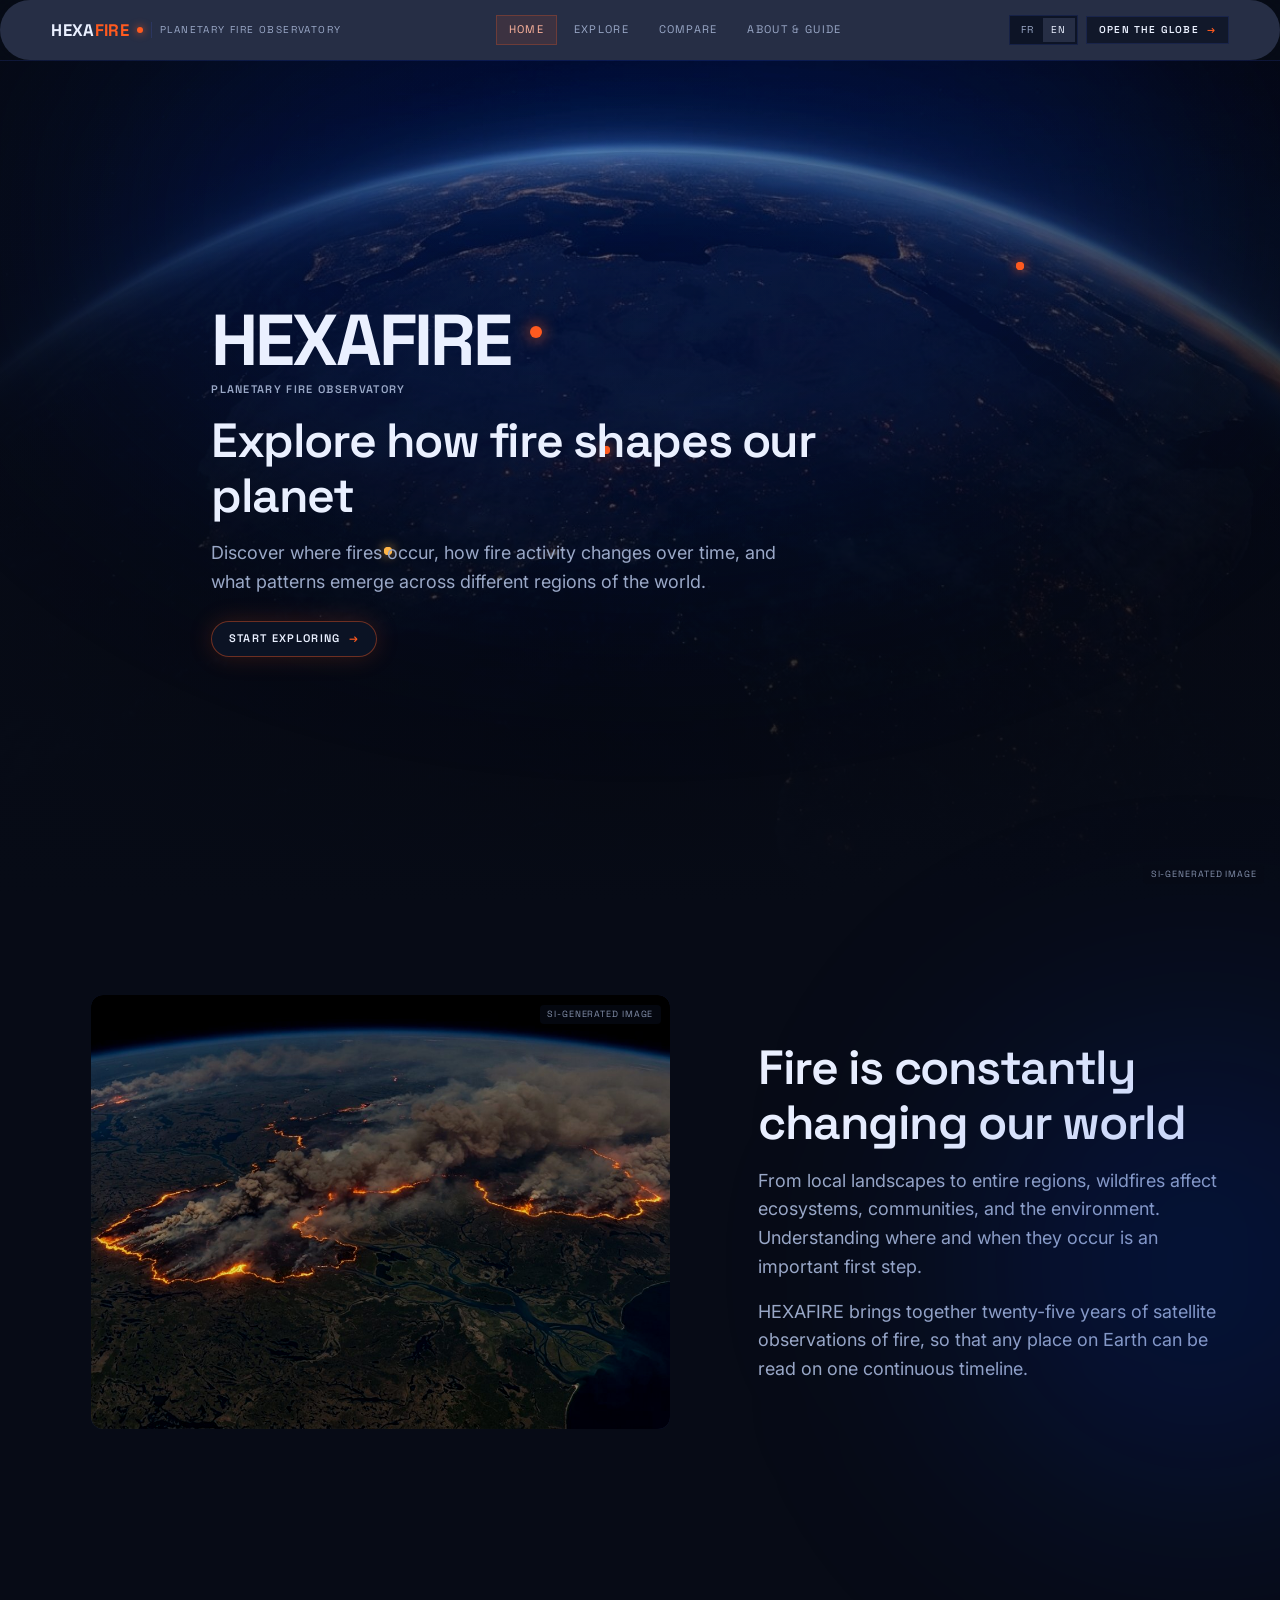
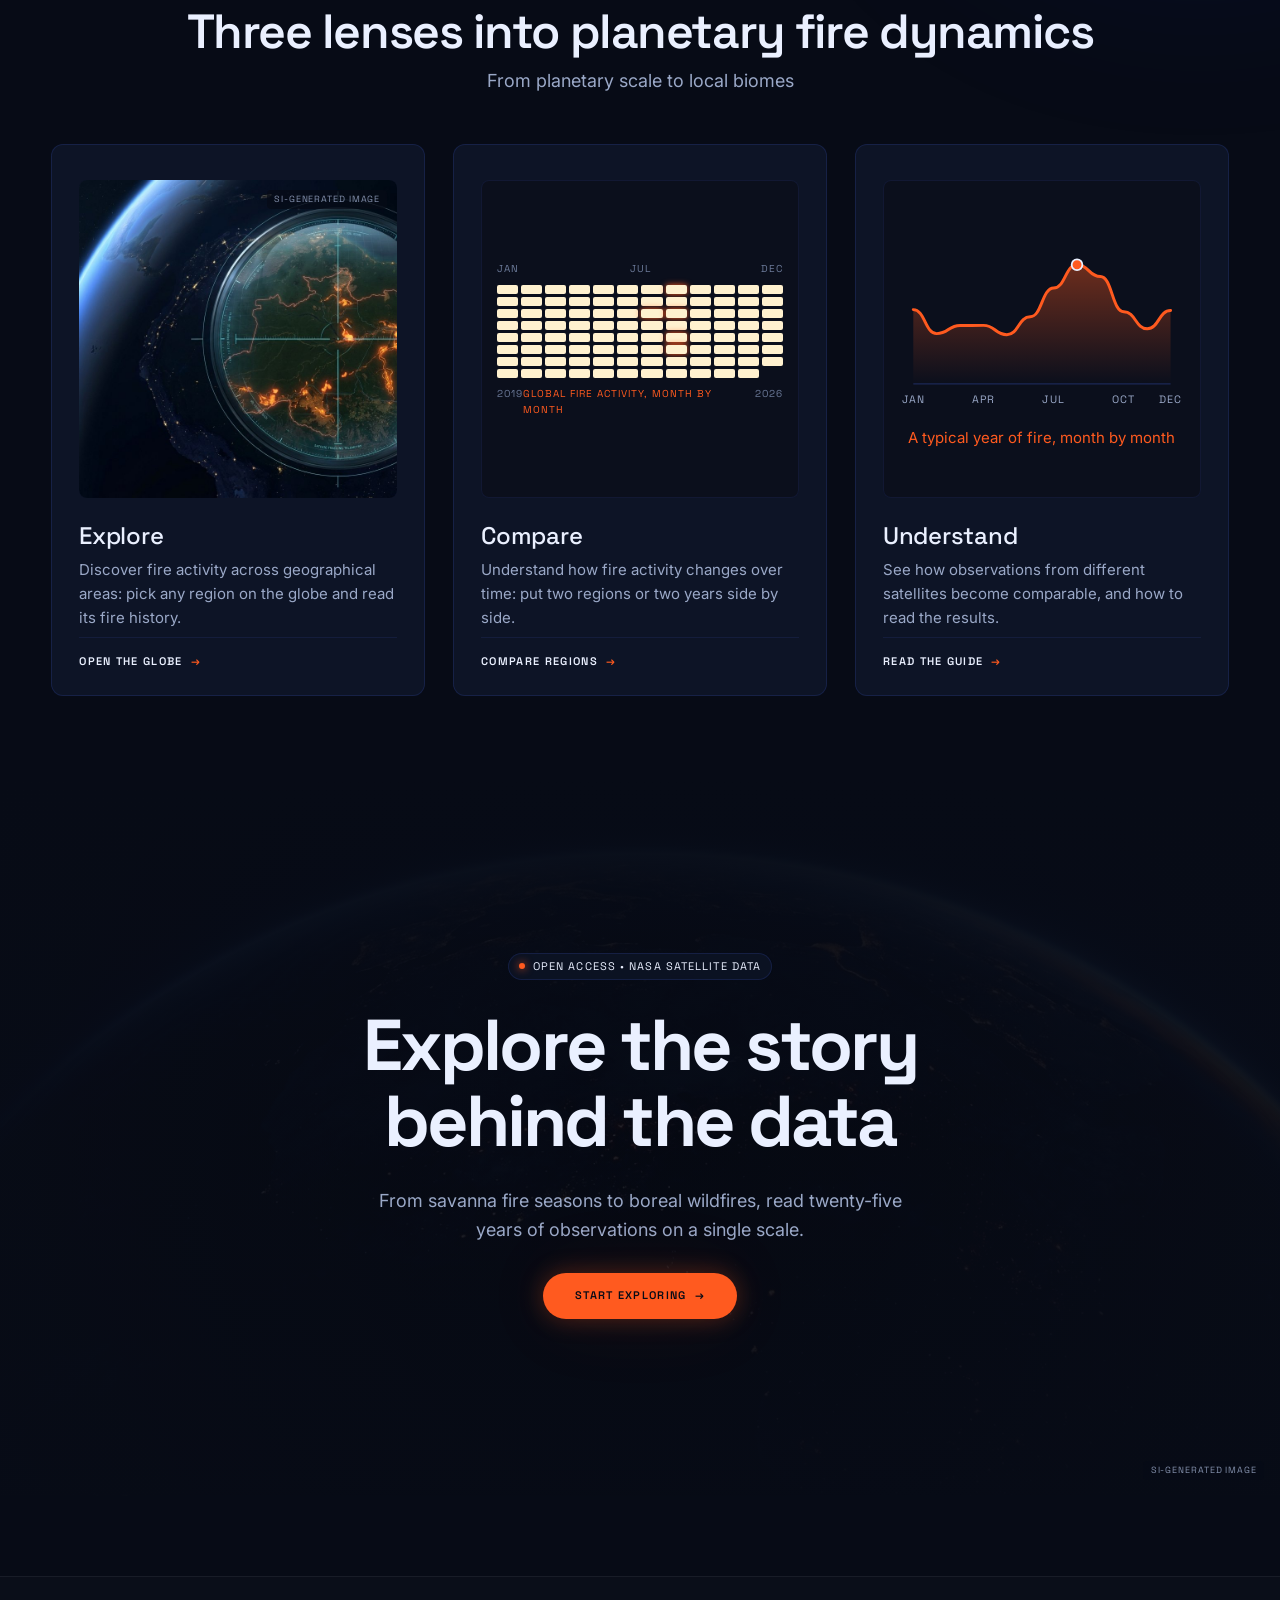
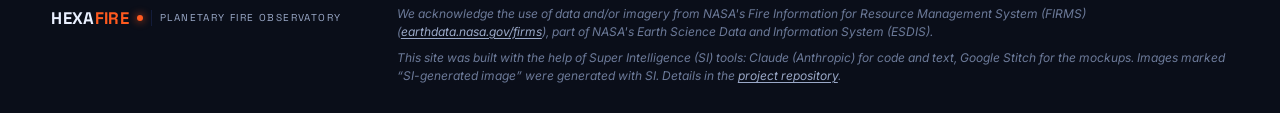
<file: index.html>
<!doctype html>
<!-- Code written with the help of Claude (Anthropic), a Super Intelligence (SI) assistant, then run and tested by team HEXAFIRE. -->
<html lang="en">
<head>
  <meta charset="utf-8">
  <meta name="viewport" content="width=device-width, initial-scale=1">
  <title data-i18n-doc="home.doc">HEXAFIRE · Planetary fire observatory</title>
  <meta name="description" content="HEXAFIRE : points chauds MODIS et VIIRS harmonisés, une seule série mensuelle de 2000 à aujourd'hui sur un globe interactif.">
  <link rel="icon" href="public/assets/icons/favicon.svg" type="image/svg+xml">
  <link rel="preconnect" href="https://fonts.googleapis.com"><link rel="preconnect" href="https://fonts.gstatic.com" crossorigin>
  <link href="https://fonts.googleapis.com/css2?family=Inter:wght@400;500;600&family=Space+Grotesk:wght@500;600;700&display=swap" rel="stylesheet">
  <link rel="stylesheet" href="src/styles/base.css">
  <link rel="stylesheet" href="src/styles/home.css">
</head>
<body data-page="home">
<header id="shell-header" class="site-header"></header>

<main class="home">
  <!-- 1. Héros -->
  <section class="hero">
    <img class="hero-bg" src="public/assets/images/earth-orbit.jpg" alt="" aria-hidden="true">
    <div class="hero-veil"></div>
    <span class="ai-mark hero-mark" data-i18n="shell.ai_img"></span>
    <div class="glow orbital" style="top:-10rem;left:50%;width:70rem;height:40rem;transform:translateX(-50%)"></div>
    <div class="hero-pips" aria-hidden="true">
      <span style="top:46%;left:47%"><i></i></span>
      <span style="top:58%;left:30%"><i class="amber"></i></span>
      <span style="top:24%;right:20%"><i></i></span>
    </div>
    <div class="wrap hero-body">
      <div class="brand-block">
        <div class="row"><span class="display">HEXAFIRE</span><span class="pip big"></span></div>
        <div class="telemetry row"><span data-i18n="shell.sub"></span></div>
      </div>
      <h1 class="headline-xl" data-i18n="home.h1"></h1>
      <p class="lead" data-i18n="home.lead"></p>
      <div class="row hero-cta">
        <a class="btn btn-ember" href="explore.html"><span data-i18n="home.cta"></span><span class="arrow">→</span></a>
      </div>
    </div>
  </section>

  <!-- 2. Le problème -->
  <section class="section wrap problem">
    <div class="glow orbital" style="right:-10rem;top:20%;width:30rem;height:30rem"></div>
    <div class="grid problem-grid">
      <figure class="card flat media">
        <img src="public/assets/images/wildfire-orbit.jpg" alt="" loading="lazy">
        <span class="ai-mark" data-i18n="shell.ai_img"></span>
      </figure>
      <div class="stack problem-text">
        <h2 class="headline-xl" data-i18n="home.s1_title"></h2>
        <p class="lead" data-i18n="home.s1_text"></p>
        <p class="lead" data-i18n="home.s1_text2"></p>
      </div>
    </div>
  </section>

  <!-- 3. Trois regards -->
  <section class="section wrap lenses">
    <div class="center stack" style="align-items:center;margin-bottom:var(--space-xl)">
      <h2 class="headline-xl" data-i18n="home.s2_title"></h2>
      <p class="lead" data-i18n="home.s2_text"></p>
    </div>
    <div class="grid grid-3">
      <a class="card lens" href="explore.html">
        <div class="lens-visual"><img src="public/assets/images/earth-reticle.jpg" alt="" loading="lazy"><span class="ai-mark" data-i18n="shell.ai_img"></span></div>
        <h3 class="headline-md" data-i18n="home.l1_title"></h3>
        <p class="muted" data-i18n="home.l1_text"></p>
        <span class="lens-link telemetry"><span data-i18n="home.l1_link"></span><span class="arrow fire">→</span></span>
      </a>
      <a class="card lens" href="compare.html">
        <div class="lens-visual matrix" id="lens-matrix"></div>
        <h3 class="headline-md" data-i18n="home.l2_title"></h3>
        <p class="muted" data-i18n="home.l2_text"></p>
        <span class="lens-link telemetry"><span data-i18n="home.l2_link"></span><span class="arrow fire">→</span></span>
      </a>
      <a class="card lens" href="methodology.html">
        <div class="lens-visual chart" id="lens-understand"></div>
        <h3 class="headline-md" data-i18n="home.l3_title"></h3>
        <p class="muted" data-i18n="home.l3_text"></p>
        <span class="lens-link telemetry"><span data-i18n="home.l3_link"></span><span class="arrow fire">→</span></span>
      </a>
    </div>
  </section>

  <!-- 5. Appel final -->
  <section class="final">
    <img class="hero-bg" src="public/assets/images/earth-orbit.jpg" alt="" aria-hidden="true" loading="lazy">
    <div class="final-veil"></div>
    <span class="ai-mark hero-mark" data-i18n="shell.ai_img"></span>
    <div class="wrap final-body">
      <span class="chip starlight"><span class="pip pulse"></span><span data-i18n="home.final_chip"></span></span>
      <h2 class="display" data-i18n="home.final_title"></h2>
      <p class="lead" data-i18n="home.final_text"></p>
      <a class="btn btn-primary" href="explore.html" style="padding:.9rem 2rem"><span data-i18n="home.cta"></span><span class="arrow">→</span></a>
    </div>
  </section>
</main>

<footer id="shell-footer" class="site-footer"></footer>
<script type="module" src="src/pages/Home/home.js"></script>
</body>
</html>
</file>
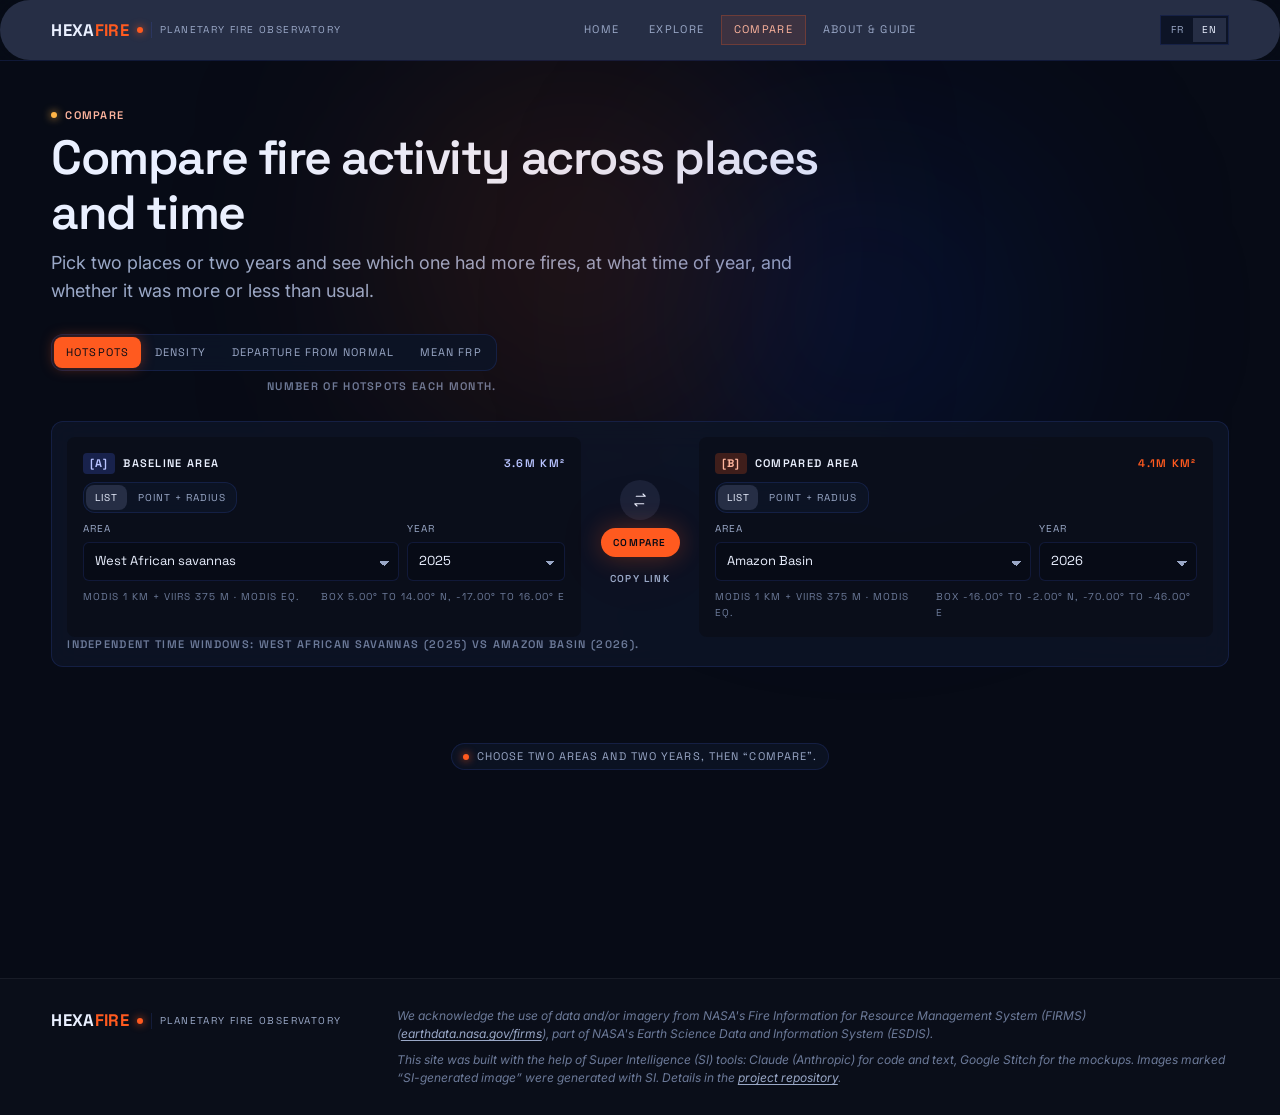
<file: compare.html>
<!doctype html>
<!-- Code written with the help of Claude (Anthropic), a Super Intelligence (SI) assistant, then run and tested by team HEXAFIRE. -->
<html lang="en">
<head>
  <meta charset="utf-8">
  <meta name="viewport" content="width=device-width, initial-scale=1">
  <title data-i18n-doc="co.doc">HEXAFIRE · Compare</title>
  <meta name="description" content="Comparer l'activité des feux entre deux régions ou deux années, sur la série harmonisée MODIS + VIIRS.">
  <link rel="icon" href="public/assets/icons/favicon.svg" type="image/svg+xml">
  <link rel="preconnect" href="https://fonts.googleapis.com"><link rel="preconnect" href="https://fonts.gstatic.com" crossorigin>
  <link href="https://fonts.googleapis.com/css2?family=Inter:wght@400;500;600&family=Space+Grotesk:wght@500;600;700&display=swap" rel="stylesheet">
  <link rel="stylesheet" href="src/styles/base.css">
  <link rel="stylesheet" href="src/styles/compare.css">
</head>
<body data-page="compare">
<header id="shell-header" class="site-header"></header>
<main class="compare wrap">
  <div class="glow fire" style="top:0;left:30%;width:24rem;height:24rem"></div>
  <div class="glow orbital" style="top:6rem;right:20%;width:20rem;height:20rem"></div>

  <header class="co-head">
    <div class="stack" style="max-width:48rem">
      <span class="eyebrow telemetry amber"><span class="pip amber pulse"></span><span data-i18n="co.chip"></span></span>
      <h1 class="headline-xl" data-i18n="co.h1"></h1>
      <p class="lead" data-i18n="co.lead"></p>
    </div>
    <div class="stack" style="align-items:flex-end">
      <div class="seg thermal" id="metric">
        <button type="button" data-metric="niveau" class="active" data-i18n="co.m_count"></button>
        <button type="button" data-metric="densite" data-i18n="co.m_density"></button>
        <button type="button" data-metric="anomalie" data-i18n="co.m_anom"></button>
        <button type="button" data-metric="frp" data-i18n="co.m_frp"></button>
      </div>
      <span class="telemetry dim" id="metric-help"></span>
    </div>
  </header>

  <section class="pane config">
    <div class="config-grid">
      <div class="entity" id="entity-A"></div>
      <div class="middle">
        <button type="button" class="icon-btn swap" id="swap" data-i18n-aria="co.swap"></button>
        <button type="button" class="btn btn-primary btn-sm" id="run" data-i18n="co.run"></button>
        <button type="button" class="btn btn-text btn-sm" id="link" data-i18n="co.link"></button>
      </div>
      <div class="entity" id="entity-B"></div>
    </div>
    <p class="telemetry dim" id="config-note"></p>
  </section>

  <section id="empty" class="empty-state">
    <span class="chip"><span class="pip pulse"></span><span data-i18n="co.empty"></span></span>
  </section>

  <section id="results" hidden>
    <div class="row between" style="margin-bottom:var(--space-sm)"><span class="telemetry muted" data-i18n="co.spatial"></span><span class="tag">WGS84 · 0,25°</span></div>
    <div class="grid grid-2 viewports">
      <article class="viewport" id="view-A"></article>
      <article class="viewport" id="view-B"></article>
    </div>

    <article class="pane block">
      <div class="block-head">
        <div><h2 class="headline-md" data-i18n="co.evolution"></h2><p class="muted" id="evolution-sub"></p></div>
        <div class="legend big" id="curve-legend"></div>
      </div>
      <div class="chart" id="curves"></div>
    </article>

    <div class="row between" style="margin:var(--space-lg) 0 var(--space-sm)"><span class="telemetry muted" data-i18n="co.synthesis"></span></div>
    <div class="grid grid-3" id="synthesis"></div>

    <section class="pane note">
      <span class="ico" id="ico-info"></span>
      <div><strong class="telemetry" data-i18n="co.note_title"></strong><p class="muted" data-i18n="co.note"></p></div>
      <a class="btn btn-ghost btn-sm" href="methodology.html" data-i18n="co.note_link"></a>
    </section>
  </section>
</main>
<footer id="shell-footer" class="site-footer"></footer>
<script type="module" src="src/pages/Compare/compare.js"></script>
</body>
</html>
</file>
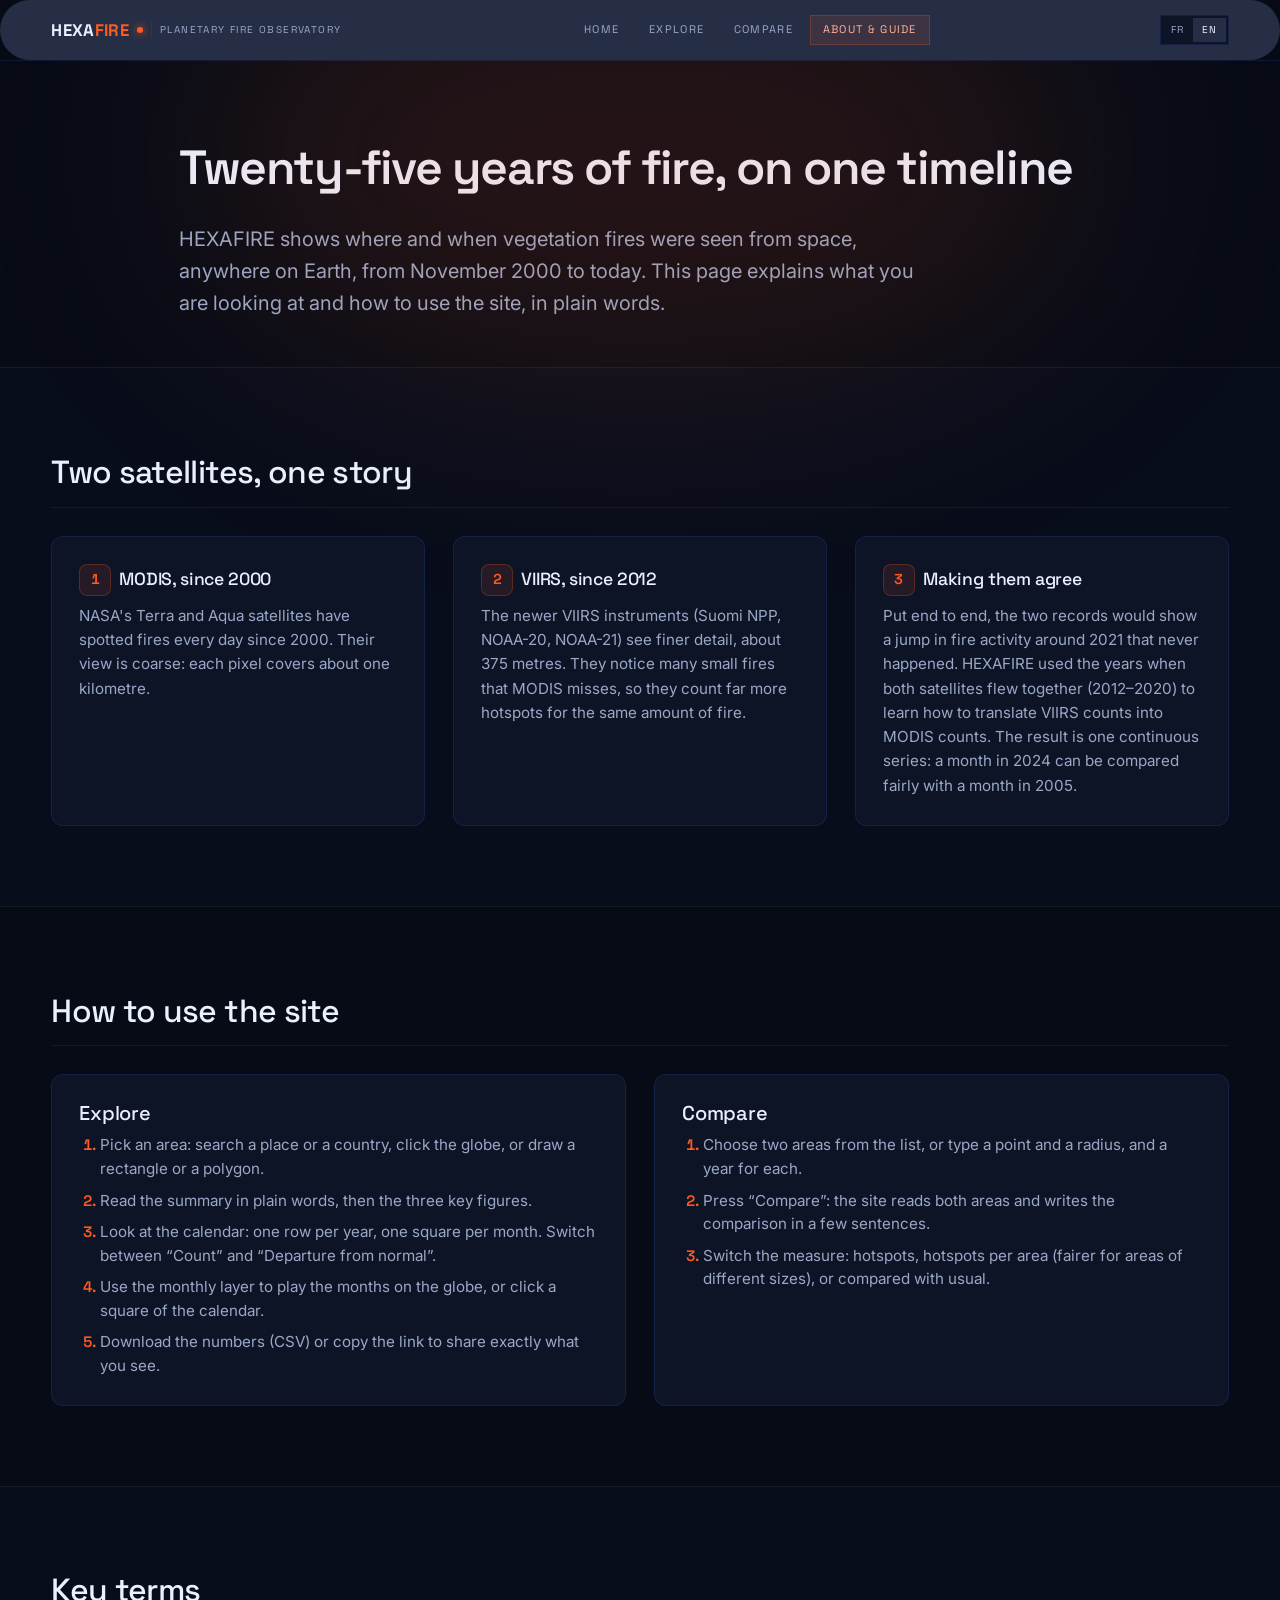
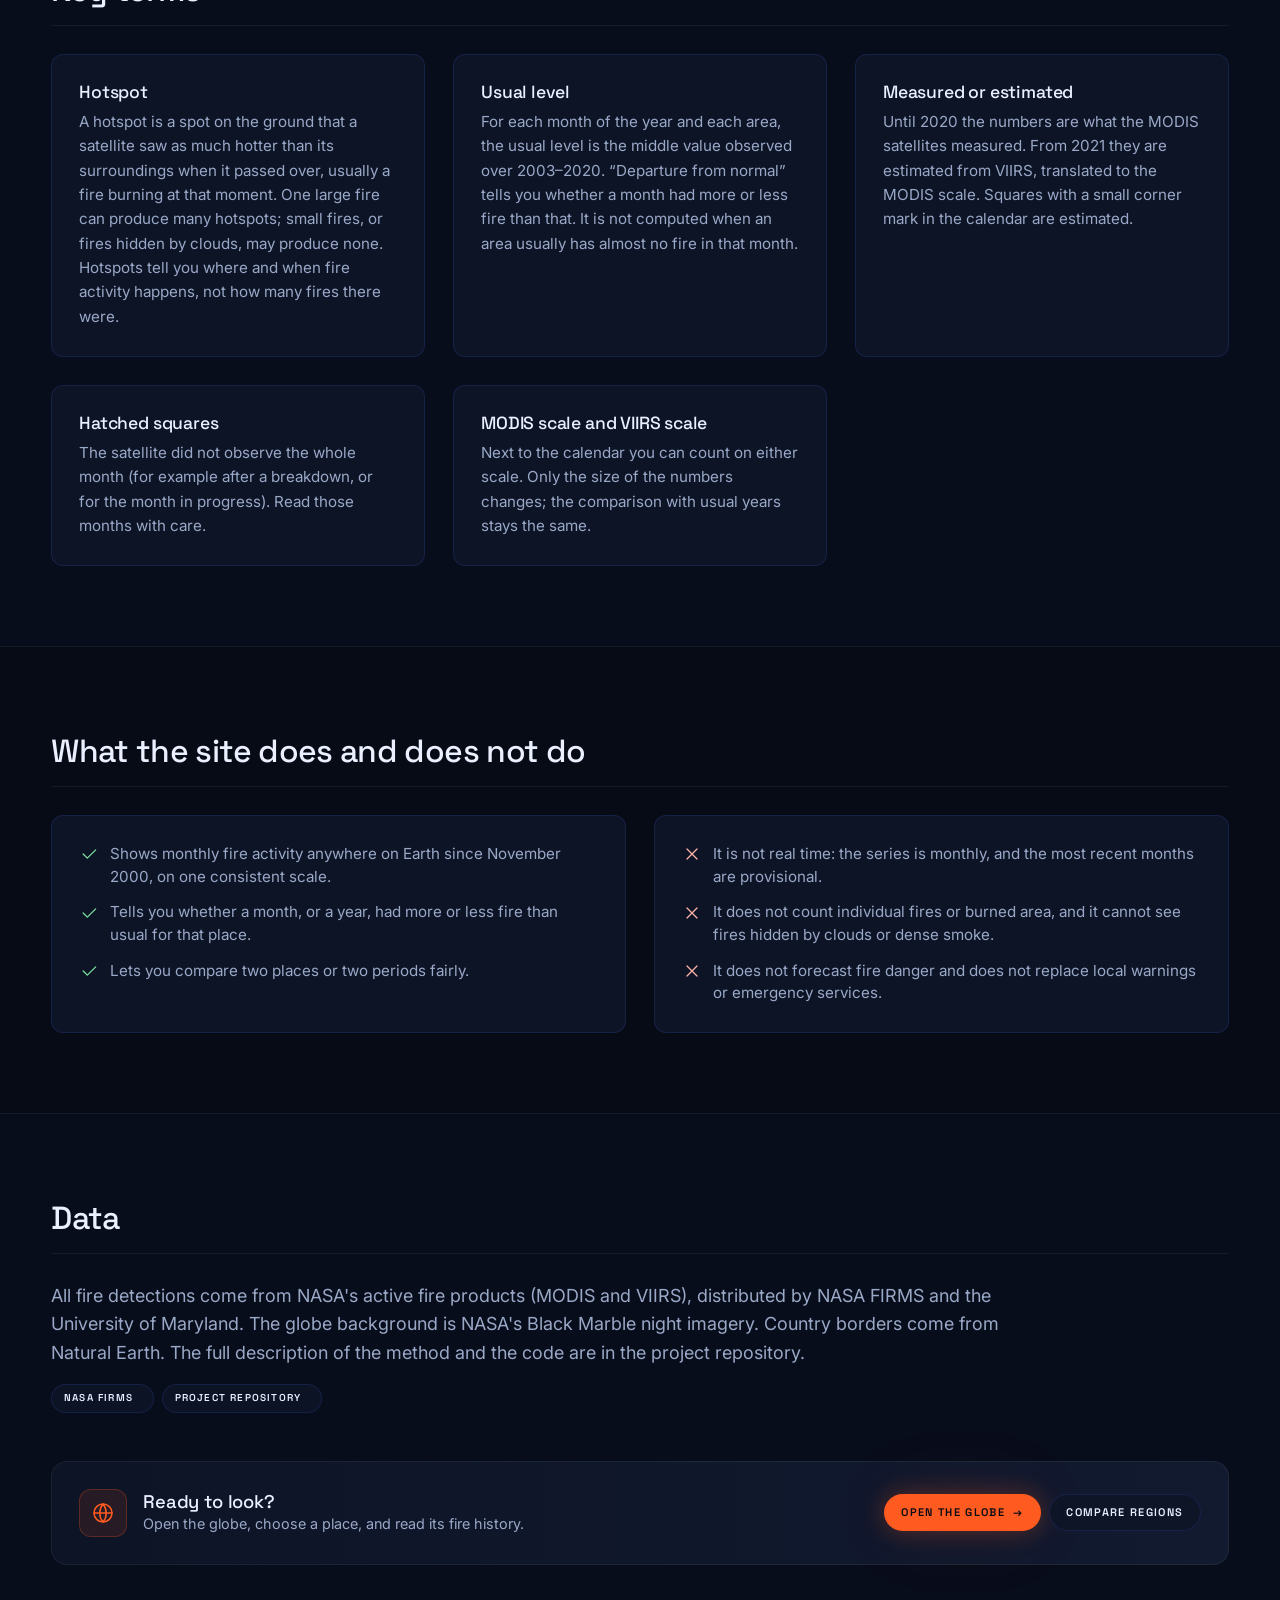
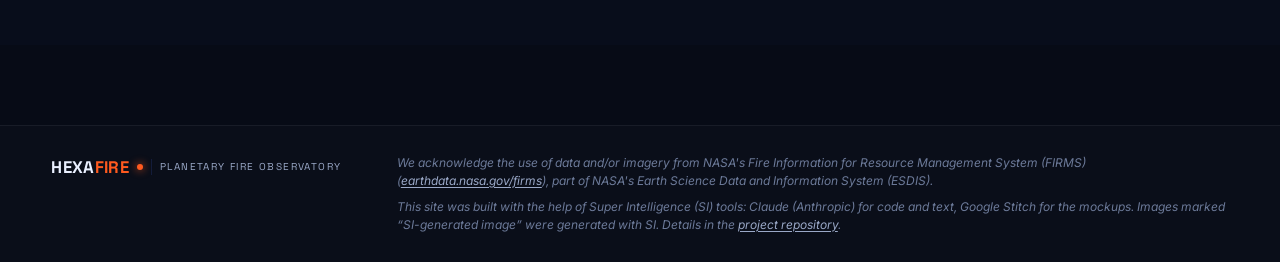
<file: methodology.html>
<!doctype html>
<!-- Code written with the help of Claude (Anthropic), a Super Intelligence (SI) assistant, then run and tested by team HEXAFIRE. -->
<html lang="en">
<head>
  <meta charset="utf-8">
  <meta name="viewport" content="width=device-width, initial-scale=1">
  <title data-i18n-doc="me.doc">HEXAFIRE · About & guide</title>
  <meta name="description" content="Comment HEXAFIRE harmonise les points chauds MODIS et VIIRS : données, chaîne de traitement, grandeurs, validation.">
  <link rel="icon" href="public/assets/icons/favicon.svg" type="image/svg+xml">
  <link rel="preconnect" href="https://fonts.googleapis.com"><link rel="preconnect" href="https://fonts.gstatic.com" crossorigin>
  <link href="https://fonts.googleapis.com/css2?family=Inter:wght@400;500;600&family=Space+Grotesk:wght@500;600;700&display=swap" rel="stylesheet">
  <link rel="stylesheet" href="src/styles/base.css">
  <link rel="stylesheet" href="src/styles/methodology.css">
</head>
<body data-page="methodology">
<header id="shell-header" class="site-header"></header>
<main class="methodology">
  <div class="glow fire" style="top:-8rem;left:50%;width:56rem;height:28rem;transform:translateX(-50%)"></div>
  <section class="wrap hero-me">
    <h1 class="headline-xl" data-i18n="me.h1"></h1>
    <p class="lead" data-i18n="me.lead"></p>
  </section>
  <div id="sections"></div>
</main>
<footer id="shell-footer" class="site-footer"></footer>
<script type="module" src="src/pages/Methodology/methodology.js"></script>
</body>
</html>
</file>
<file: src/styles/base.css>
/* Code written with the help of Claude (Anthropic), a Super Intelligence (SI) assistant, then run and tested by team HEXAFIRE. */
/* HEXAFIRE, styles communs : remise à zéro, typographie, coquille (en-tête, pied), composants. */
@import url("tokens.css");

*, *::before, *::after { box-sizing: border-box; }
html { -webkit-text-size-adjust: 100%; scroll-behavior: smooth; }
body {
  margin: 0; min-height: 100vh; background: var(--void); color: var(--starlight);
  font-family: var(--font-body); font-size: 15px; line-height: 1.6; -webkit-font-smoothing: antialiased;
  overscroll-behavior-y: none;
}
body.noscroll { overflow: hidden; }
img, svg, canvas { display: block; max-width: 100%; }
a { color: inherit; text-decoration: none; }
button { font: inherit; color: inherit; background: none; border: 0; cursor: pointer; padding: 0; }
button:disabled { opacity: .45; cursor: default; }
input, select, textarea { font: inherit; color: var(--starlight); }
h1, h2, h3, h4 { font-family: var(--font-display); margin: 0; letter-spacing: -0.02em; line-height: 1.15; }
p { margin: 0; }
::selection { background: var(--fire); color: var(--void); }
:focus-visible { outline: 2px solid var(--orbital); outline-offset: 2px; border-radius: var(--r); }
[hidden] { display: none !important; }

/* ---------- Typographie utilitaire ---------- */
.display { font-family: var(--font-display); font-weight: 700; font-size: clamp(2.5rem, 6vw, 4.5rem); letter-spacing: -0.04em; line-height: 1.05; }
.headline-xl { font-family: var(--font-display); font-weight: 600; font-size: clamp(2rem, 4vw, 3rem); letter-spacing: -0.03em; line-height: 1.15; }
.headline-lg { font-family: var(--font-display); font-weight: 500; font-size: clamp(1.5rem, 2.6vw, 2rem); letter-spacing: -0.02em; }
.headline-md { font-family: var(--font-display); font-weight: 500; font-size: 1.5rem; letter-spacing: -0.01em; }
.lead { font-size: 1.125rem; line-height: 1.6; color: var(--atmosphere); }
.muted { color: var(--atmosphere); }
.dim { color: var(--atmosphere-dim); }
.telemetry { font-family: var(--font-mono); font-size: 11px; font-weight: 600; letter-spacing: 0.12em; text-transform: uppercase; line-height: 1.3; }
.caps { font-family: var(--font-mono); font-size: 12px; font-weight: 500; letter-spacing: 0.08em; text-transform: uppercase; }
.num { font-family: var(--font-display); font-variant-numeric: tabular-nums; }
.fire { color: var(--fire); } .amber { color: var(--amber); } .orbital { color: var(--orbital-soft); } .soft { color: var(--fire-soft); }

/* ---------- Mise en page ---------- */
.wrap { width: 100%; max-width: var(--content-max); margin-inline: auto; padding-inline: var(--margin); }
.section { padding-block: var(--space-2xl); }
.section-head { display: flex; flex-wrap: wrap; align-items: flex-end; justify-content: space-between; gap: var(--space-md); padding-bottom: var(--space-md); border-bottom: 1px solid var(--hairline); margin-bottom: var(--space-xl); }
.section-head p { max-width: 28rem; color: var(--atmosphere); font-size: .9rem; }
.eyebrow { display: inline-flex; align-items: center; gap: var(--space-sm); color: var(--fire-soft); }
.grid { display: grid; gap: var(--space-lg); }
.grid-2 { grid-template-columns: repeat(auto-fit, minmax(min(100%, 20rem), 1fr)); }
.grid-3 { grid-template-columns: repeat(auto-fit, minmax(min(100%, 17rem), 1fr)); }
.grid-4 { grid-template-columns: repeat(auto-fit, minmax(min(100%, 11rem), 1fr)); }
.row { display: flex; flex-wrap: wrap; align-items: center; gap: var(--space-sm); }
.between { justify-content: space-between; }
.center { justify-content: center; text-align: center; }
.stack { display: flex; flex-direction: column; gap: var(--space-sm); }

/* ---------- Pastilles / puces ---------- */
.pip { display: inline-block; width: 6px; height: 6px; border-radius: 50%; background: var(--fire); box-shadow: 0 0 8px var(--fire); flex: none; }
.pip.amber { background: var(--amber); box-shadow: 0 0 8px var(--amber); }
.pip.orbital { background: var(--orbital); box-shadow: 0 0 8px var(--orbital); }
.pip.pulse { animation: pulse 2s ease-in-out infinite; }
@keyframes pulse { 0%, 100% { opacity: 1; } 50% { opacity: .35; } }
@keyframes ping { 0% { transform: scale(1); opacity: .8; } 100% { transform: scale(2.6); opacity: 0; } }
.chip { display: inline-flex; align-items: center; gap: var(--space-sm); padding: .3rem .7rem; border-radius: var(--r-full); background: rgba(13, 20, 38, .8); box-shadow: inset 0 0 0 1px var(--border-orbital); backdrop-filter: blur(8px); font-family: var(--font-mono); font-size: 11px; letter-spacing: .1em; text-transform: uppercase; color: var(--atmosphere); white-space: nowrap; }
.chip.fire { color: var(--fire); box-shadow: inset 0 0 0 1px var(--border-thermal); background: rgba(255, 90, 31, .08); }
.chip.starlight { color: var(--starlight); }
.tag { display: inline-block; padding: .15rem .45rem; border-radius: var(--r); background: var(--surface-highest); font-family: var(--font-mono); font-size: 10px; letter-spacing: .08em; text-transform: uppercase; color: var(--atmosphere); }
.tag.fire { background: rgba(255, 90, 31, .18); color: var(--fire-soft); }
.tag.orbital { background: rgba(76, 111, 255, .18); color: var(--orbital-soft); }

/* ---------- Boutons ---------- */
.btn { display: inline-flex; align-items: center; justify-content: center; gap: var(--space-sm); padding: .6rem 1.1rem; border-radius: var(--r-full); font-family: var(--font-mono); font-size: 11px; font-weight: 600; letter-spacing: .12em; text-transform: uppercase; transition: box-shadow .25s, background .25s, color .25s, transform .15s; white-space: nowrap; }
.btn-primary { background: var(--fire); color: var(--void); box-shadow: var(--glow-fire); }
.btn-primary:hover:not(:disabled) { box-shadow: var(--glow-fire-strong); filter: brightness(1.08); }
.btn-ghost { background: rgba(13, 20, 38, .85); color: var(--starlight); box-shadow: inset 0 0 0 1px var(--border-orbital); }
.btn-ghost:hover:not(:disabled) { box-shadow: inset 0 0 0 1px var(--border-orbital-strong), var(--glow-orbital); }
.btn-ember { background: rgba(13, 20, 38, .9); color: var(--starlight); box-shadow: inset 0 0 0 1px rgba(255, 90, 31, .4), 0 0 24px rgba(255, 90, 31, .18); }
.btn-ember:hover:not(:disabled) { box-shadow: inset 0 0 0 1px rgba(255, 90, 31, .8), 0 0 36px rgba(255, 90, 31, .35); }
.btn-text { color: var(--atmosphere); padding-inline: .6rem; }
.btn-text:hover:not(:disabled) { color: var(--starlight); }
.btn-sm { padding: .4rem .8rem; font-size: 10px; }
.btn .arrow { color: var(--fire); transition: transform .2s; }
.btn:hover .arrow { transform: translateX(3px); }
.btn-primary .arrow { color: var(--void); }
.icon-btn { width: 2rem; height: 2rem; border-radius: var(--r-lg); display: inline-grid; place-items: center; color: var(--atmosphere); transition: background .2s, color .2s; }
.icon-btn:hover:not(:disabled) { background: var(--surface-high); color: var(--starlight); }
.icon-btn svg { width: 18px; height: 18px; }

/* Segments (groupes d'options) */
.seg { display: inline-flex; align-items: center; gap: 2px; padding: 3px; border-radius: var(--r-xl); background: rgba(13, 20, 38, .9); box-shadow: inset 0 0 0 1px var(--border-orbital); backdrop-filter: blur(12px); }
.seg button { display: inline-flex; align-items: center; gap: .4rem; padding: .4rem .75rem; border-radius: var(--r-lg); font-family: var(--font-mono); font-size: 11px; letter-spacing: .1em; text-transform: uppercase; color: var(--atmosphere); transition: background .2s, color .2s, box-shadow .2s; }
.seg button svg { width: 16px; height: 16px; }
.seg button:hover:not(:disabled) { color: var(--starlight); background: rgba(38, 46, 69, .5); }
.seg button.active { color: var(--starlight); background: var(--surface-highest); }
.seg button.active svg { color: var(--fire); }
.seg.thermal button.active { background: var(--fire); color: var(--void); box-shadow: 0 0 14px rgba(255, 90, 31, .35); }
.seg.thermal button.active svg { color: var(--void); }

/* ---------- Champs ---------- */
.field { display: flex; flex-direction: column; gap: .3rem; min-width: 0; }
.field > span { font-family: var(--font-mono); font-size: 10px; letter-spacing: .1em; text-transform: uppercase; color: var(--atmosphere); }
.input, .select { width: 100%; min-width: 0; padding: .5rem .7rem; border-radius: var(--r-md); background: var(--void); border: 1px solid var(--border-orbital); color: var(--starlight); font-family: var(--font-mono); font-size: 13px; transition: border-color .2s, box-shadow .2s; }
.input:focus, .select:focus { outline: none; border-color: var(--orbital); box-shadow: 0 0 0 3px rgba(76, 111, 255, .15); }
.select { appearance: none; background-image: linear-gradient(45deg, transparent 50%, var(--atmosphere) 50%), linear-gradient(135deg, var(--atmosphere) 50%, transparent 50%); background-position: calc(100% - 14px) 55%, calc(100% - 9px) 55%; background-size: 5px 5px; background-repeat: no-repeat; padding-right: 1.8rem; }
.select option { background: var(--surface-low); color: var(--starlight); }
input[type="range"] { width: 100%; accent-color: var(--fire); }

/* ---------- Cartes / panneaux ---------- */
.card { position: relative; background: var(--surface-low); border-radius: var(--r-xl); box-shadow: inset 0 0 0 1px var(--border-orbital); padding: var(--space-lg); transition: box-shadow .3s; }
.card:hover { box-shadow: inset 0 0 0 1px var(--border-thermal); }
.card.flat:hover { box-shadow: inset 0 0 0 1px var(--border-orbital); }
.card-head { display: flex; align-items: center; justify-content: space-between; gap: var(--space-sm); margin-bottom: var(--space-md); }
.pane { background: rgba(13, 20, 38, .85); backdrop-filter: blur(16px); border-radius: var(--r-xl); box-shadow: inset 0 0 0 1px var(--border-orbital); }
.hr-gradient { height: 1px; background: linear-gradient(90deg, var(--border-orbital-strong), transparent); border: 0; margin: 0; }

/* Indicateurs */
.stat { display: flex; flex-direction: column; gap: .15rem; }
.stat .label { font-family: var(--font-mono); font-size: 10px; letter-spacing: .12em; text-transform: uppercase; color: var(--atmosphere); }
.stat .value { font-family: var(--font-display); font-size: 1.5rem; font-weight: 600; letter-spacing: -0.02em; line-height: 1.1; font-variant-numeric: tabular-nums; }
.stat .ctx { font-family: var(--font-mono); font-size: 11px; color: var(--atmosphere-dim); letter-spacing: .04em; }
.bar { width: 100%; height: 4px; border-radius: var(--r-full); background: var(--surface-highest); overflow: hidden; }
.bar > i { display: block; height: 100%; border-radius: var(--r-full); background: var(--fire); transition: width .5s ease; }

/* Tableaux */
table { width: 100%; border-collapse: collapse; font-size: .85rem; }
th, td { text-align: left; padding: .45rem .6rem; border-bottom: 1px solid var(--hairline); }
th { font-family: var(--font-mono); font-size: 10px; letter-spacing: .1em; text-transform: uppercase; color: var(--atmosphere); font-weight: 600; }
td.num, th.num { text-align: right; font-family: var(--font-mono); font-variant-numeric: tabular-nums; }
td.ok { color: #7ee2a0; } td.ko { color: var(--error); }

/* Infobulle */
#tooltip { position: fixed; z-index: 100; pointer-events: none; max-width: 280px; padding: .5rem .7rem; border-radius: var(--r-md); background: rgba(13, 20, 38, .96); color: var(--starlight); font-size: 12px; line-height: 1.45; box-shadow: inset 0 0 0 1px var(--border-orbital), 0 10px 30px rgba(0, 0, 0, .5); backdrop-filter: blur(10px); }
#tooltip strong { font-family: var(--font-display); }

/* Légendes */
.legend { display: flex; flex-wrap: wrap; gap: .4rem 1rem; font-family: var(--font-mono); font-size: 11px; color: var(--atmosphere); align-items: center; }
.legend i { display: inline-block; width: 12px; height: 12px; border-radius: 2px; vertical-align: middle; margin-right: 5px; box-shadow: inset 0 0 0 1px rgba(255, 255, 255, .12); }

/* Lueurs d'ambiance */
.glow { position: absolute; border-radius: 50%; pointer-events: none; filter: blur(120px); }
.glow.orbital { background: rgba(0, 58, 207, .18); }
.glow.fire { background: rgba(255, 90, 31, .12); }

/* ---------- Coquille : en-tête ---------- */
.site-header { position: sticky; top: 0; z-index: 50; background: rgba(7, 11, 22, .82); backdrop-filter: blur(20px); box-shadow: 0 1px 0 var(--border-orbital); }
.site-header .bar { height: 3.75rem; display: flex; align-items: center; justify-content: space-between; gap: var(--gutter); }
.brand { display: flex; align-items: center; gap: var(--space-sm); }
.brand .name { font-family: var(--font-display); font-weight: 700; letter-spacing: .02em; font-size: 1.05rem; color: var(--starlight); }
.brand .name b { color: var(--fire); font-weight: 700; }
.brand .sub { display: none; font-family: var(--font-mono); font-size: 10px; letter-spacing: .14em; text-transform: uppercase; color: var(--atmosphere); padding-left: var(--space-sm); border-left: 1px solid var(--border-orbital); }
.site-nav { display: none; align-items: center; gap: var(--space-xs); }
.site-nav a { padding: .4rem .8rem; border-radius: var(--r-lg); font-family: var(--font-mono); font-size: 11px; letter-spacing: .12em; text-transform: uppercase; color: var(--atmosphere); transition: color .2s, background .2s; }
.site-nav a:hover { color: var(--starlight); background: rgba(255, 255, 255, .04); }
.site-nav a[aria-current="page"] { color: var(--fire-soft); background: rgba(255, 90, 31, .1); box-shadow: inset 0 0 0 1px rgba(255, 90, 31, .25); }
.header-tools { display: flex; align-items: center; gap: var(--space-sm); }
.lang { display: inline-flex; padding: 3px; border-radius: var(--r-full); background: var(--surface-low); box-shadow: inset 0 0 0 1px var(--border-orbital); }
.lang button { padding: .25rem .55rem; border-radius: var(--r-full); font-family: var(--font-mono); font-size: 10px; letter-spacing: .1em; color: var(--atmosphere); }
.lang button.active { background: var(--surface-highest); color: var(--starlight); }
.menu-btn { display: inline-grid; }
.mobile-nav { display: none; flex-direction: column; padding: var(--space-sm) var(--margin) var(--space-md); gap: 2px; border-top: 1px solid var(--hairline); }
.mobile-nav.open { display: flex; }
.mobile-nav a { padding: .6rem .5rem; font-family: var(--font-mono); font-size: 12px; letter-spacing: .12em; text-transform: uppercase; color: var(--atmosphere); border-radius: var(--r-lg); }
.mobile-nav a[aria-current="page"] { color: var(--fire-soft); }
.banner-example { background: rgba(255, 181, 71, .12); color: var(--amber); text-align: center; padding: .35rem var(--margin); font-family: var(--font-mono); font-size: 11px; letter-spacing: .1em; text-transform: uppercase; box-shadow: inset 0 -1px 0 rgba(255, 181, 71, .25); }
@media (min-width: 768px) { .site-nav { display: flex; } .menu-btn { display: none; } .mobile-nav { display: none !important; } .brand .sub { display: inline; } }

/* ---------- Coquille : pied ---------- */
.site-footer { margin-top: var(--space-2xl); box-shadow: 0 -1px 0 var(--border-orbital); background: var(--surface-lowest); }
.site-footer .top { display: flex; flex-wrap: wrap; align-items: center; justify-content: space-between; gap: var(--space-md); padding-block: var(--space-lg); border-bottom: 1px solid var(--hairline); }
.site-footer .links { display: flex; flex-wrap: wrap; gap: var(--space-md); font-family: var(--font-mono); font-size: 11px; letter-spacing: .12em; text-transform: uppercase; }
.site-footer .links a { color: var(--atmosphere); } .site-footer .links a:hover { color: var(--starlight); }
.site-footer .bottom { display: flex; flex-wrap: wrap; justify-content: space-between; gap: var(--space-sm); padding-block: var(--space-lg); font-family: var(--font-mono); font-size: 11px; color: var(--atmosphere-dim); letter-spacing: .04em; line-height: 1.5; }
.site-footer .ack { max-width: 48rem; font-family: var(--font-body); font-size: 12px; color: var(--atmosphere-dim); font-style: italic; }
.site-footer .ack a { color: var(--atmosphere); text-decoration: underline; text-underline-offset: 2px; }

/* ---------- Divers ---------- */
.sr-only { position: absolute; width: 1px; height: 1px; overflow: hidden; clip: rect(0 0 0 0); white-space: nowrap; }
.notice { padding: var(--space-md); border-radius: var(--r-lg); background: rgba(255, 180, 171, .08); box-shadow: inset 0 0 0 1px rgba(255, 180, 171, .25); color: var(--error); font-size: .9rem; }
.notice code { font-family: var(--font-mono); color: var(--starlight); }
.skeleton { background: linear-gradient(90deg, var(--surface-low), var(--surface-high), var(--surface-low)); background-size: 200% 100%; animation: shimmer 1.6s infinite; border-radius: var(--r-lg); }
@keyframes shimmer { to { background-position: -200% 0; } }
@media (prefers-reduced-motion: reduce) { *, *::before, *::after { animation-duration: .01ms !important; transition-duration: .01ms !important; } html { scroll-behavior: auto; } }

/* Barre de menus : rectangles simples, sans angles arrondis */
.site-nav a, .lang, .lang button, .site-header .btn, .site-header .icon-btn, .mobile-nav a { border-radius: 0; }
.site-footer { margin-top: var(--space-2xl); border-top: 1px solid var(--hairline); box-shadow: none; background: var(--surface-lowest); }
.site-footer .inner { display: flex; flex-wrap: wrap; align-items: flex-start; justify-content: space-between; gap: var(--space-md); padding-block: var(--space-lg); }
.site-footer .notes { display: grid; gap: .5rem; max-width: 52rem; }
.site-footer .ack { max-width: 52rem; font-size: 12px; color: var(--atmosphere-dim); line-height: 1.5; }
</file>
<file: src/styles/home.css>
/* Code written with the help of Claude (Anthropic), a Super Intelligence (SI) assistant, then run and tested by team HEXAFIRE. */
/* Page d'accueil éditoriale. */
.home { overflow: hidden; }
.hide-sm { display: none; } @media (min-width: 768px) { .hide-sm { display: flex; } }

/* Héros */
.hero { position: relative; min-height: calc(100vh - 3.75rem); display: flex; flex-direction: column; justify-content: space-between; overflow: hidden; }
.hero-bg { position: absolute; inset: 0; width: 100%; height: 100%; object-fit: cover; object-position: center; opacity: .75; filter: brightness(.9) contrast(1.08); }
.hero-veil { position: absolute; inset: 0; background: linear-gradient(to top, var(--void) 0%, rgba(7, 11, 22, .45) 45%, transparent 100%), linear-gradient(to right, rgba(7, 11, 22, .85), transparent 45%, rgba(7, 11, 22, .6)); }
.hero-pips { position: absolute; inset: 0; pointer-events: none; display: none; }
@media (min-width: 640px) { .hero-pips { display: block; } }
.hero-pips span { position: absolute; display: flex; align-items: center; gap: .4rem; }
.hero-pips i { position: relative; width: 8px; height: 8px; border-radius: 50%; background: var(--fire); box-shadow: 0 0 12px var(--fire); }
.hero-pips i::after { content: ""; position: absolute; inset: 0; border-radius: 50%; background: var(--fire); animation: ping 2.4s ease-out infinite; }
.hero-pips i.amber { background: var(--amber); box-shadow: 0 0 12px var(--amber); } .hero-pips i.amber::after { background: var(--amber); }
.hero-pips b { font-family: var(--font-mono); font-size: 10px; font-weight: 600; letter-spacing: .12em; color: rgba(154, 168, 199, .9); background: rgba(13, 20, 38, .8); padding: .1rem .4rem; border-radius: var(--r); box-shadow: inset 0 0 0 1px var(--border-orbital); backdrop-filter: blur(6px); }
.hero-top, .hero-bottom { position: relative; z-index: 2; display: flex; justify-content: space-between; align-items: center; gap: var(--space-md); color: var(--atmosphere); padding-block: var(--space-lg); }
.hero-body { position: relative; z-index: 2; display: flex; flex-direction: column; align-items: flex-start; gap: var(--space-md); max-width: 60rem; margin-block: auto; padding-block: var(--space-xl); }
.brand-block .pip.big { width: 12px; height: 12px; margin-left: .75rem; margin-top: -1rem; box-shadow: 0 0 16px var(--fire); }
.brand-block .telemetry { color: var(--atmosphere); margin-top: .25rem; }
.hero-body h1 { max-width: 44rem; }
.hero-body .lead { max-width: 38rem; }
.hero-cta { gap: var(--space-md); padding-top: var(--space-sm); }
.bounce { display: inline-block; animation: bounce 1.6s infinite; }
@keyframes bounce { 0%, 100% { transform: translateY(-2px); } 50% { transform: translateY(3px); } }

/* Le problème */
.problem { position: relative; }
.problem-grid { grid-template-columns: 1fr; align-items: center; }
@media (min-width: 1024px) { .problem-grid { grid-template-columns: 7fr 5fr; gap: var(--space-xl); } }
.media { padding: 0; overflow: hidden; }
.media img { width: 100%; aspect-ratio: 4 / 3; object-fit: cover; filter: brightness(.88) contrast(1.12); transition: transform .7s; }
.media:hover img { transform: scale(1.02); }
.media figcaption { position: absolute; left: var(--space-md); right: var(--space-md); bottom: var(--space-md); display: flex; flex-wrap: wrap; justify-content: space-between; gap: .5rem; padding: .5rem .8rem; border-radius: var(--r); background: rgba(13, 20, 38, .85); backdrop-filter: blur(8px); box-shadow: inset 0 0 0 1px var(--border-orbital); color: var(--starlight); }
.media .tick { position: absolute; top: var(--space-md); color: rgba(154, 168, 199, .6); } .media .tick.tl { left: var(--space-md); } .media .tick.tr { right: var(--space-md); }
.problem-text { gap: var(--space-md); }
.conv { padding: var(--space-md); margin-top: var(--space-sm); display: flex; flex-direction: column; gap: .5rem; }
.conv-svg { width: 100%; height: 7rem; overflow: visible; }
.conv-legend .sw { display: inline-block; width: 10px; height: 2px; margin-right: .3rem; vertical-align: middle; }
.conv-legend .starlight { color: var(--starlight); }

/* Trois regards */
.lenses .lead { max-width: 32rem; }
.lens { display: flex; flex-direction: column; gap: var(--space-sm); color: inherit; }
.lens-visual { position: relative; aspect-ratio: 1; border-radius: var(--r-lg); background: rgba(10, 14, 25, .8); box-shadow: inset 0 0 0 1px rgba(76, 111, 255, .1); overflow: hidden; margin: var(--space-sm) 0 var(--space-md); display: flex; align-items: center; justify-content: center; }
.lens-visual img { width: 100%; height: 100%; object-fit: cover; transition: transform .7s; }
.lens:hover .lens-visual img { transform: scale(1.05); }
.lens-visual .tag { position: absolute; right: .5rem; bottom: .5rem; background: rgba(13, 20, 38, .85); color: var(--starlight); }
.lens-visual.matrix { padding: var(--space-md); flex-direction: column; justify-content: center; gap: .5rem; }
.matrix .grid-m { display: grid; grid-template-columns: repeat(12, 1fr); gap: 3px; width: 100%; }
.matrix .grid-m i { display: block; height: 9px; border-radius: 2px; }
.matrix .axis { display: flex; justify-content: space-between; width: 100%; font-family: var(--font-mono); font-size: 10px; letter-spacing: .1em; color: var(--atmosphere-dim); text-transform: uppercase; }
.lens-visual.chart { padding: var(--space-md); flex-direction: column; }
.lens-visual.chart svg { width: 100%; height: auto; }
.lens-link { margin-top: auto; padding-top: var(--space-md); display: flex; align-items: center; gap: .5rem; color: var(--starlight); box-shadow: 0 -1px 0 rgba(76, 111, 255, .1); }
.lens:hover .lens-link .arrow { transform: translateX(3px); } .lens-link .arrow { transition: transform .2s; }

/* Chiffres clés */
.figures .card { display: flex; flex-direction: column; gap: .3rem; }
.figures .card .value { font-family: var(--font-display); font-size: 2.25rem; font-weight: 600; letter-spacing: -0.03em; line-height: 1; }
.figures .card .value small { font-size: 1rem; color: var(--atmosphere); margin-left: .25rem; }
.figures .card .label { font-family: var(--font-mono); font-size: 10px; letter-spacing: .12em; text-transform: uppercase; color: var(--atmosphere); }
.figures .card .ctx { font-size: .85rem; color: var(--atmosphere); }

/* Appel final */
.final { position: relative; min-height: 80vh; display: flex; flex-direction: column; justify-content: space-between; overflow: hidden; padding-block: var(--space-xl); }
.final .hero-bg { opacity: .5; object-position: bottom; filter: brightness(.75) contrast(1.15); }
.final-veil { position: absolute; inset: 0; background: linear-gradient(to bottom, var(--void), rgba(7, 11, 22, .6), rgba(7, 11, 22, .9)), radial-gradient(circle at center, transparent 0%, rgba(10, 14, 25, .85) 100%); }
.final .wrap { position: relative; z-index: 2; }
.final-body { display: flex; flex-direction: column; align-items: center; text-align: center; gap: var(--space-lg); max-width: 50rem; margin-block: auto; padding-block: var(--space-xl); }
.final-body .lead { max-width: 34rem; }

/* Marque des images générées par SI (règlement Space Apps) */
.ai-mark { position: absolute; z-index: 3; right: .6rem; top: .6rem; padding: .15rem .45rem; border-radius: var(--r); background: rgba(7, 11, 22, .7); color: rgba(154, 168, 199, .85); font-family: var(--font-mono); font-size: 9px; letter-spacing: .1em; text-transform: uppercase; pointer-events: none; }
.media { position: relative; }
.ai-mark.hero-mark { top: auto; bottom: 1rem; right: 1rem; }
.lens-visual.chart .axis { margin-top: .4rem; }
</file>
<file: src/styles/compare.css>
/* Code written with the help of Claude (Anthropic), a Super Intelligence (SI) assistant, then run and tested by team HEXAFIRE. */
/* Page Comparer : deux entités A et B, globes jumeaux, courbes, synthèse. */
.compare { position: relative; padding-block: var(--space-xl) var(--space-2xl); display: flex; flex-direction: column; gap: var(--space-lg); }
.co-head { display: flex; flex-wrap: wrap; align-items: flex-end; justify-content: space-between; gap: var(--space-lg); }
.co-head .seg { flex-wrap: wrap; }

.config { padding: var(--space-md); position: relative; z-index: 3; }
.config-grid { display: grid; grid-template-columns: 1fr; gap: var(--space-md); align-items: stretch; }
@media (min-width: 1024px) { .config-grid { grid-template-columns: 5fr auto 5fr; } }
.entity { padding: var(--space-md); border-radius: var(--r-lg); background: rgba(10, 14, 25, .8); display: flex; flex-direction: column; gap: var(--space-sm); transition: background .2s; }
.entity:hover { background: var(--surface-lowest); }
.entity .head { display: flex; justify-content: space-between; align-items: center; gap: .5rem; }
.entity .badge { padding: .1rem .45rem; border-radius: var(--r); font-family: var(--font-mono); font-size: 11px; font-weight: 700; letter-spacing: .08em; }
.entity.A .badge { background: rgba(76, 111, 255, .22); color: var(--orbital-soft); }
.entity.B .badge { background: rgba(255, 90, 31, .22); color: var(--fire-soft); }
.entity .fields { display: grid; grid-template-columns: 1fr; gap: var(--space-sm); }
@media (min-width: 560px) { .entity .fields { grid-template-columns: 2fr 1fr; } }
.entity .fields.point { grid-template-columns: repeat(auto-fit, minmax(6rem, 1fr)); }
.entity .foot { display: flex; justify-content: space-between; gap: .5rem; font-family: var(--font-mono); font-size: 10px; letter-spacing: .1em; text-transform: uppercase; color: var(--atmosphere-dim); }
.entity .seg { align-self: flex-start; }
.entity .seg button { padding: .3rem .55rem; font-size: 10px; }
.middle { display: flex; flex-direction: row; align-items: center; justify-content: center; gap: var(--space-sm); }
@media (min-width: 1024px) { .middle { flex-direction: column; } }
.middle .swap { width: 2.5rem; height: 2.5rem; border-radius: 50%; background: var(--surface-high); color: var(--starlight); transition: transform .3s, background .2s; }
.middle .swap:hover { transform: rotate(180deg); background: var(--surface-bright); }
.empty-state { display: flex; justify-content: center; padding-block: var(--space-xl); }

.viewports { margin-bottom: var(--space-lg); }
.viewport { border-radius: var(--r-xl); overflow: hidden; background: var(--surface-low); box-shadow: inset 0 0 0 1px var(--border-orbital), 0 20px 50px rgba(0, 0, 0, .4); display: flex; flex-direction: column; }
.viewport .ribbon { display: flex; justify-content: space-between; align-items: center; gap: .5rem; padding: .6rem var(--space-md); background: rgba(18, 26, 48, .9); backdrop-filter: blur(8px); }
.viewport .ribbon .name { font-family: var(--font-display); font-weight: 600; font-size: 1.05rem; }
.viewport .ribbon .badge { padding: .1rem .4rem; border-radius: var(--r); font-family: var(--font-mono); font-size: 11px; font-weight: 700; }
.viewport.A .badge { background: var(--orbital); color: #fff; } .viewport.B .badge { background: var(--fire); color: var(--void); }
.viewport .globe { position: relative; height: 22rem; background: radial-gradient(ellipse at center, #0b1328, var(--void)); }
.viewport .globe > div { position: absolute; inset: 0; }
.viewport .globe .maplibregl-ctrl-attrib { background: rgba(13, 20, 38, .7) !important; color: var(--atmosphere-dim); font-size: 9px; }
.viewport .globe .maplibregl-ctrl-attrib a { color: var(--atmosphere) !important; }
.viewport .globe .hud { position: absolute; top: .75rem; left: .75rem; z-index: 2; }
.viewport .globe .scale { position: absolute; bottom: .75rem; right: .75rem; z-index: 2; }
.viewport .stats { display: grid; grid-template-columns: repeat(3, 1fr); gap: var(--space-sm); padding: var(--space-md); background: var(--surface-container); }
.viewport .stats .stat .value { font-size: 1.35rem; }
.viewport.A .stats .accent { color: var(--orbital-soft); } .viewport.B .stats .accent { color: var(--fire-soft); }
.block { padding: var(--space-lg); }
.block-head { display: flex; flex-wrap: wrap; justify-content: space-between; align-items: flex-start; gap: var(--space-md); margin-bottom: var(--space-md); }
.legend.big { font-size: 11px; gap: var(--space-md); } .legend.big i { width: 12px; height: 12px; border-radius: 50%; }
.chart { padding: var(--space-sm); border-radius: var(--r-lg); background: rgba(10, 14, 25, .8); }
.synth { display: flex; flex-direction: column; gap: var(--space-sm); }
.synth h4 { font-size: 1.05rem; }
.synth .row svg { width: 18px; height: 18px; }
.synth p { font-size: .9rem; color: var(--atmosphere); }
.synth .gauge { margin-top: auto; padding-top: var(--space-md); }
.synth .gauge .row { font-family: var(--font-mono); font-size: 10px; letter-spacing: .1em; text-transform: uppercase; color: var(--atmosphere); margin-bottom: .3rem; }
.note { margin-top: var(--space-lg); padding: var(--space-lg); display: flex; flex-wrap: wrap; align-items: center; gap: var(--space-md); }
.note .ico { color: var(--atmosphere); } .note .ico svg { width: 26px; height: 26px; }
.note > div { flex: 1; min-width: 16rem; } .note p { font-size: .9rem; margin-top: .2rem; }
</file>
<file: src/styles/methodology.css>
/* Code written with the help of Claude (Anthropic), a Super Intelligence (SI) assistant, then run and tested by team HEXAFIRE. */
/* Page Méthode : éditorial aéré. */
.methodology { position: relative; overflow: hidden; }
.hero-me { display: flex; flex-direction: column; gap: var(--space-lg); padding-block: var(--space-2xl) var(--space-xl); max-width: 64rem; }
.hero-me h1 { font-size: clamp(2rem, 4vw, 3rem); font-weight: 600; line-height: 1.15; }
.hero-me .lead { max-width: 46rem; font-size: clamp(1.05rem, 1.6vw, 1.25rem); }
.facts { display: grid; grid-template-columns: repeat(auto-fit, minmax(min(100%, 11rem), 1fr)); gap: var(--space-lg); padding-top: var(--space-lg); border-top: 1px solid var(--hairline); }
.facts .stat .value { font-size: 1.15rem; }
.me-section { padding-block: var(--space-2xl); border-top: 1px solid var(--hairline); }
.me-section.tinted { background: rgba(10, 16, 32, .5); }
.me-section .eyebrow { font-weight: 600; color: var(--fire); }
.me-section h2 { margin-top: .35rem; }
.pipeline { display: grid; grid-template-columns: repeat(auto-fit, minmax(min(100%, 11.5rem), 1fr)); gap: var(--space-sm); }
.stage { padding: var(--space-md); display: flex; flex-direction: column; gap: .5rem; min-height: 13rem; }
.stage .n { font-family: var(--font-mono); font-size: 11px; letter-spacing: .12em; color: var(--fire); font-weight: 600; }
.stage h4 { font-size: 1rem; }
.stage p { font-size: .8rem; color: var(--atmosphere); line-height: 1.5; }
.stage .foot { margin-top: auto; padding-top: .6rem; border-top: 1px solid var(--hairline); font-family: var(--font-mono); font-size: 10px; letter-spacing: .1em; text-transform: uppercase; color: var(--atmosphere-dim); }
.stage code { font-family: var(--font-mono); color: var(--starlight); font-size: 11px; }
.source-card .head { display: flex; justify-content: space-between; align-items: center; gap: .5rem; margin-bottom: var(--space-md); flex-wrap: wrap; }
.source-card h3 { font-size: 1.35rem; margin-bottom: .6rem; }
.source-card p { font-size: .9rem; color: var(--atmosphere); }
.source-card .foot { margin-top: var(--space-md); padding-top: var(--space-md); border-top: 1px solid var(--hairline); display: flex; justify-content: space-between; gap: .5rem; font-family: var(--font-mono); font-size: 10px; letter-spacing: .1em; text-transform: uppercase; color: var(--atmosphere); }
.metric h5 { font-family: var(--font-mono); font-size: 10px; letter-spacing: .12em; text-transform: uppercase; color: var(--starlight); margin: .8rem 0 .25rem; }
.metric p { font-size: .9rem; color: var(--atmosphere); }
.principle { display: flex; flex-direction: column; gap: .5rem; }
.principle .num { width: 2rem; height: 2rem; border-radius: var(--r-lg); background: rgba(255, 90, 31, .1); box-shadow: inset 0 0 0 1px rgba(255, 90, 31, .25); display: grid; place-items: center; color: var(--fire); font-family: var(--font-display); font-weight: 600; font-size: .9rem; flex: none; }
.principle h4 { font-size: 1.1rem; }
.principle p { font-size: .9rem; color: var(--atmosphere); }
.providers { display: grid; grid-template-columns: repeat(auto-fit, minmax(min(100%, 11rem), 1fr)); gap: var(--space-sm); }
.provider { display: flex; flex-direction: column; justify-content: space-between; min-height: 6rem; padding: var(--space-md); border-radius: var(--r-lg); background: var(--surface-low); box-shadow: inset 0 0 0 1px var(--hairline); font-family: var(--font-mono); font-size: 12px; color: var(--atmosphere); transition: box-shadow .2s, color .2s; }
.provider:hover { box-shadow: inset 0 0 0 1px var(--border-thermal-strong); color: var(--starlight); }
.provider b { color: var(--starlight); font-weight: 500; } .provider:hover b { color: var(--fire-soft); }
.provider .foot { display: flex; justify-content: space-between; align-items: center; font-size: 10px; letter-spacing: .08em; text-transform: uppercase; color: var(--atmosphere-dim); }
.provider svg { width: 14px; height: 14px; }
.cta-row { margin-top: var(--space-xl); padding: var(--space-lg); border-radius: var(--r-2xl); background: linear-gradient(90deg, var(--surface-low), var(--surface-container)); box-shadow: inset 0 0 0 1px var(--hairline); display: flex; flex-wrap: wrap; align-items: center; justify-content: space-between; gap: var(--space-md); }
.cta-row .ico { width: 3rem; height: 3rem; border-radius: var(--r-xl); background: rgba(255, 90, 31, .1); box-shadow: inset 0 0 0 1px rgba(255, 90, 31, .25); display: grid; place-items: center; color: var(--fire); flex: none; }
.cta-row .ico svg { width: 24px; height: 24px; }
.formula { font-family: var(--font-mono); font-size: 13px; color: var(--starlight); background: var(--void); padding: .6rem .9rem; border-radius: var(--r-md); box-shadow: inset 0 0 0 1px var(--border-orbital); display: inline-block; margin-top: .5rem; }

/* Guide simple */
.guide-card h2 { font-size: 1.35rem; margin-bottom: .6rem; }
.guide-card p, .guide-steps li, .guide-limits li, .glossary dd { color: var(--atmosphere); font-size: 1rem; line-height: 1.65; }
.guide-steps, .guide-limits { margin: var(--space-md) 0 0; padding-left: 1.3rem; display: grid; gap: .6rem; max-width: 52rem; }
.guide-steps li::marker { color: var(--fire); font-family: var(--font-display); font-weight: 600; }
.guide-limits li::marker { color: var(--amber); }
.glossary { margin: var(--space-md) 0 0; display: grid; grid-template-columns: repeat(auto-fit, minmax(min(100%, 20rem), 1fr)); gap: var(--space-md) var(--space-lg); }
.glossary dt { font-family: var(--font-display); font-weight: 600; color: var(--starlight); }
.glossary dd { margin: .2rem 0 0; }
.guide-data { max-width: 52rem; margin-top: var(--space-md); }
.guide-links { display: flex; flex-wrap: wrap; gap: var(--space-lg); margin-top: var(--space-md); }
.guide-links a { color: var(--fire-soft); }
.guide-grid { grid-template-columns: repeat(2, minmax(0, 1fr)); } @media (max-width: 760px) { .guide-grid { grid-template-columns: 1fr; } }
.guide h3 { font-size: 1.25rem; margin-bottom: var(--space-sm); }
.guide ol { margin: 0; padding-left: 1.3rem; display: flex; flex-direction: column; gap: .5rem; color: var(--atmosphere); font-size: .95rem; line-height: 1.55; }
.guide ol li::marker { color: var(--fire); font-family: var(--font-display); font-weight: 600; }
.dodont ul { list-style: none; margin: 0; padding: 0; display: flex; flex-direction: column; gap: .8rem; }
.dodont li { display: flex; gap: .7rem; align-items: flex-start; font-size: .95rem; color: var(--atmosphere); line-height: 1.5; }
.dodont li svg { width: 20px; height: 20px; flex: none; margin-top: .1rem; }
.dodont .does svg { color: #7ee2a0; } .dodont .donts svg { color: var(--error); }
.principle p { font-size: .95rem; }
.methodology .section-head { margin-bottom: var(--space-lg); }
</file>
